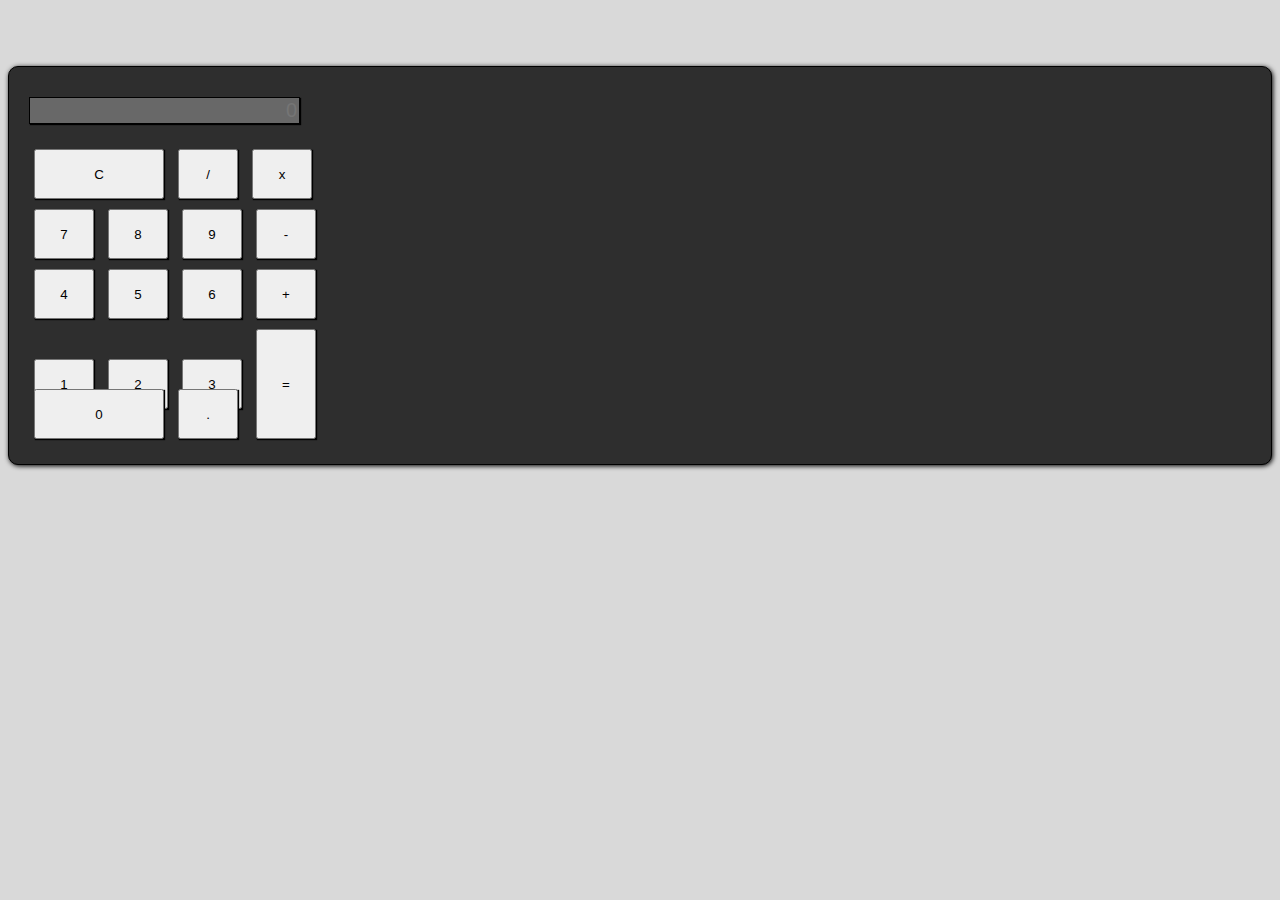
<file: index.html>
<html>
	<head>
		<title>Calculadora</title>

		<!-- Latest compiled and minified CSS -->
		<link rel="stylesheet" href="https://maxcdn.bootstrapcdn.com/bootstrap/4.0.0-beta.2/css/bootstrap.min.css" integrity="sha384-PsH8R72JQ3SOdhVi3uxftmaW6Vc51MKb0q5P2rRUpPvrszuE4W1povHYgTpBfshb" crossorigin="anonymous">

    <style>
      .calculadora {
        margin-top: 40px;
        border: solid 1px #000;
        padding: 20px;
        background-color: #2E2E2E;
        border-radius: 10px;
        box-shadow: 1px 1px 5px #000;
      }

      .btn {
        width: 60px;
        height: 50px;
        margin: 5px;
        box-shadow: 1px 1px 1px #000;
      }

      .clear {
        width: 130px;
      }

      .enter {
        height: 110px;
      }

      .zero {
        width: 130px;
      }

      .resultado {
        text-align: right;
        font-size: 20px;
        margin-top: 10px;
        margin-bottom: 20px;
        border: solid 1px #000;
        box-shadow: 1px 1px 1px #000;
      }

    </style>
	</head>

  <body style="background: #D9D9D9">

    <div class="container">
      <div class="row">
        <div class="col d-flex justify-content-center">
          <br />

          <div class="calculadora">
            <input id="resultado" type="text" class="form-control resultado" placeholder="0" disabled="disabled" />
            
            <div class="row">
              <button onclick="calcular('acao', 'c')" type="button" class="btn btn-dark btn-lg clear font-weight-light">C</button>
              <button onclick="calcular('acao', '/')" type="button" class="btn btn-dark btn-lg font-weight-light">/</button>
              <button onclick="calcular('acao', '*')" type="button" class="btn btn-dark btn-lg font-weight-light">x</button>
            </div>

            <div class="row">
              <button onclick="calcular('valor', 7)" type="button" class="btn btn-dark btn-lg font-weight-light">7</button>
              <button onclick="calcular('valor', 8)" type="button" class="btn btn-dark btn-lg font-weight-light">8</button>
              <button onclick="calcular('valor', 9)" type="button" class="btn btn-dark btn-lg font-weight-light">9</button>
              <button onclick="calcular('acao', '-')" type="button" class="btn btn-dark btn-lg font-weight-light">-</button>
            </div>
            
            <div class="row">
              <button onclick="calcular('valor', 4)" type="button" class="btn btn-dark btn-lg font-weight-light">4</button>
              <button onclick="calcular('valor', 5)" type="button" class="btn btn-dark btn-lg font-weight-light">5</button>
              <button onclick="calcular('valor', 6)" type="button" class="btn btn-dark btn-lg font-weight-light">6</button>
              <button onclick="calcular('acao', '+')" type="button" class="btn btn-dark btn-lg font-weight-light">+</button>
            </div>

            <div class="row">
              <button onclick="calcular('valor', 1)" type="button" class="btn btn-dark btn-lg font-weight-light">1</button>
              <button onclick="calcular('valor', 2)" type="button" class="btn btn-dark btn-lg font-weight-light">2</button>
              <button onclick="calcular('valor', 3)" type="button" class="btn btn-dark btn-lg font-weight-light">3</button>
              <button onclick="calcular('acao', '=')" type="button" class="btn btn-dark btn-lg enter">=</button>
            </div>

            <div class="row" style="margin-top: -60px">
              <button onclick="calcular('valor', 0)" type="button" class="btn btn-dark zero btn-lg font-weight-light">0</button>
              <button onclick="calcular('acao', '.')" type="button" class="btn btn-dark btn-lg font-weight-light">.</button>
            </div>

          </div>
        </div>
      </div>
    </div>

    <script type="text/javascript">
      function calcular(tipo, valor) {

        if (tipo === 'acao') {

          if(valor === 'c'){
            document.getElementById('resultado').value = ''
          }

          if (valor === '+' || valor === '-' || valor === '/' || valor === '*' || valor === '.') {
            document.getElementById('resultado').value += valor
          }

          if (valor === '=') {
            var valor_campo = eval(document.getElementById('resultado').value)

            document.getElementById('resultado').value = valor_campo

          }

        } else if(tipo === 'valor') {

          document.getElementById('resultado').value += valor

        }


      }
    </script>    
  </body>	

</html>
</file>
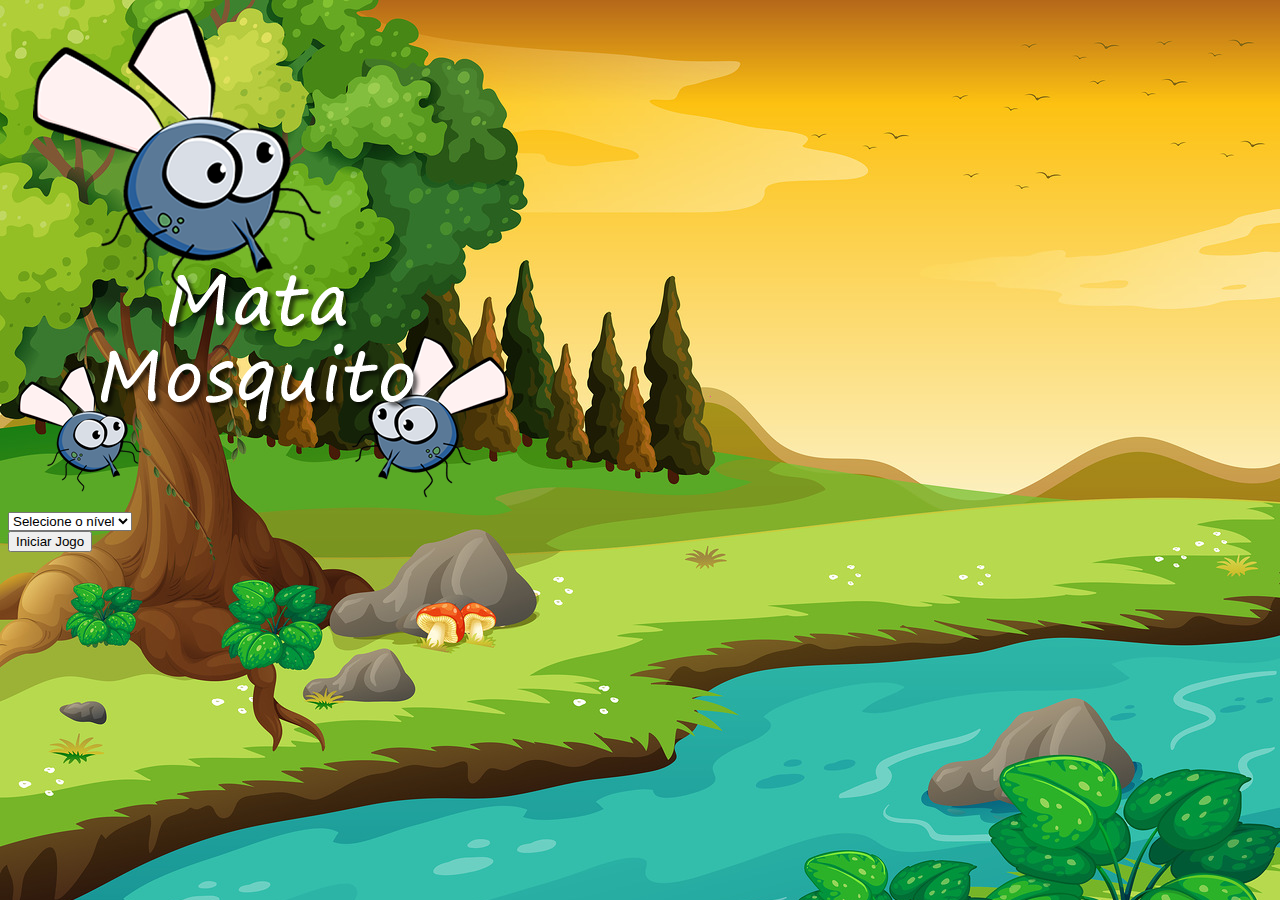
<file: App Game Mata Mosquito/index.html>
<!DOCTYPE html>
<html>
	<head>
		<meta charset="utf-8">
		<meta name="viewport" content="width=device-width, initial-scale=1">
		<title>Mata Mosquitos</title>

		<!-- CSS only -->
        <link href="https://cdn.jsdelivr.net/npm/bootstrap@5.1.3/dist/css/bootstrap.min.css" rel="stylesheet" integrity="sha384-1BmE4kWBq78iYhFldvKuhfTAU6auU8tT94WrHftjDbrCEXSU1oBoqyl2QvZ6jIW3" crossorigin="anonymous">
        <link rel="stylesheet" type="text/css" href="estilo.css">

        <script type="text/javascript">
        	function iniciarJogo() {
        		var nivel = document.getElementById('nivel').value

        		if(nivel === '') {
        			alert('Selecione um nível para iniciar o jogo.')
        			return false
        		} 

        		window.location.href = "app.html?" + nivel
        	}

        </script>
	</head>
	<body>

		<div class="container"><!-- container-->
			<div class="row"><!-- linha-->
				<div class="col"><!--coluna-->

					<div class="d-flex justify-content-center">
						<img src="imagens/imagens/game.png">
					</div>
					
				</div><!--//coluna-->
			</div><!--//linha-->

			<div class="row"><!-- linha-->
				<div class="col"><!--coluna-->

					<div class="d-flex justify-content-center">
						<div class="mb-2">
							<select class="form-control" id="nivel">
								<option value="">Selecione o nível</option>
								<option value="normal">Normal</option>
								<option value="dificil">Difícil</option>
								<option value="muito_dificil">Muito Difícil</option>
							</select>
						</div>
					</div>
					
				</div><!--//coluna-->
			</div><!--//linha-->

			<div class="row"><!-- linha-->
				<div class="col"><!--coluna-->

					<div class="d-flex justify-content-center">
						<button type="button" class="btn btn-danger = btn-lg" onclick="iniciarJogo()" >Iniciar Jogo</button>
					</div>
					
				</div><!--//coluna-->
			</div><!--//linha-->

		</div><!--//container-->

	</body>
</html>
</file>
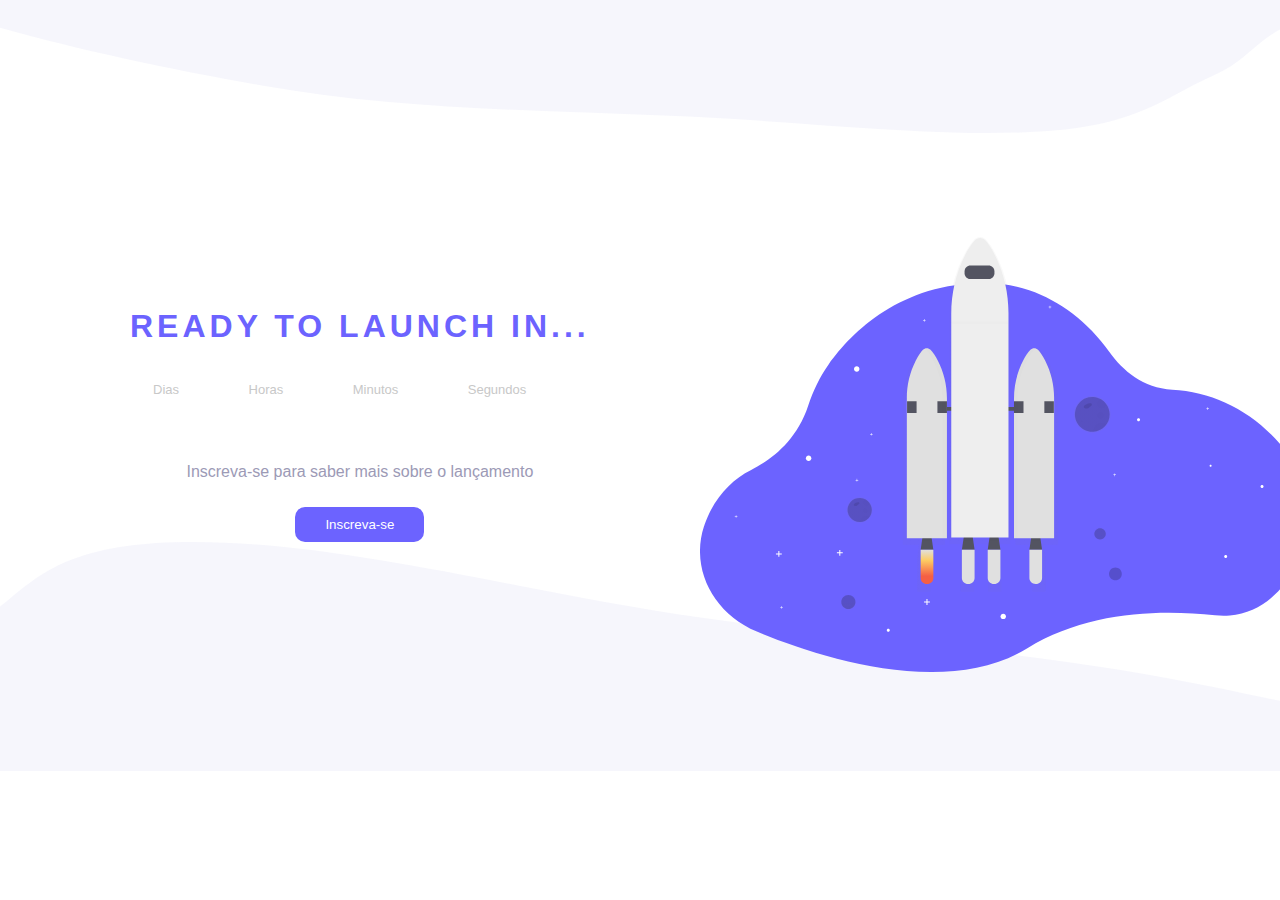
<file: Projeto Countdown/index.html>
<!DOCTYPE html>
<html>
<head>
	<meta charset="utf-8">
	<meta name="viewport" content="width=device-width, initial-scale=1">
	<title>Countdown</title>

	<link rel="stylesheet" type="text/css" href="estilo.css">
	<script src="countdown.js" defer></script>
</head>
<body>

	<div>
		<img src="images/images/top-image.svg">
	</div>

    <div id="conteudo">
    	<h1>Ready to launch in...</h1>

    	<div id="countdown" class="countdown"> <!--Countdown Início-->

    		<div class="time">
	    		<small>Dias</small>
	    		<h2 id="dias"></h2>
	    	</div>

	    	<div class="time">
	    		<small>Horas</small>
	    		<h2 id="horas"></h2>
	    	</div>

	    	<div class="time">
	    		<small>Minutos</small>
	    		<h2 id="minutos"></h2>
	    	</div>

	    	<div class="time">
	    		<small>Segundos</small>
	    		<h2 id="segundos"></h2>
	    	</div>
    		
    	</div> <!--Countdown Fim-->

    	

		<p>Inscreva-se para saber mais sobre o lançamento</p>

		<a href="#">
			<button class="botao">Inscreva-se</button>
		</a>
    </div>

    <div id="foguete">
    	<img src="images/images/rocket.svg">
    </div>

    <div>
		<img src="images/images/bottom-image.svg">
	</div>

</body>
</html>
</file>
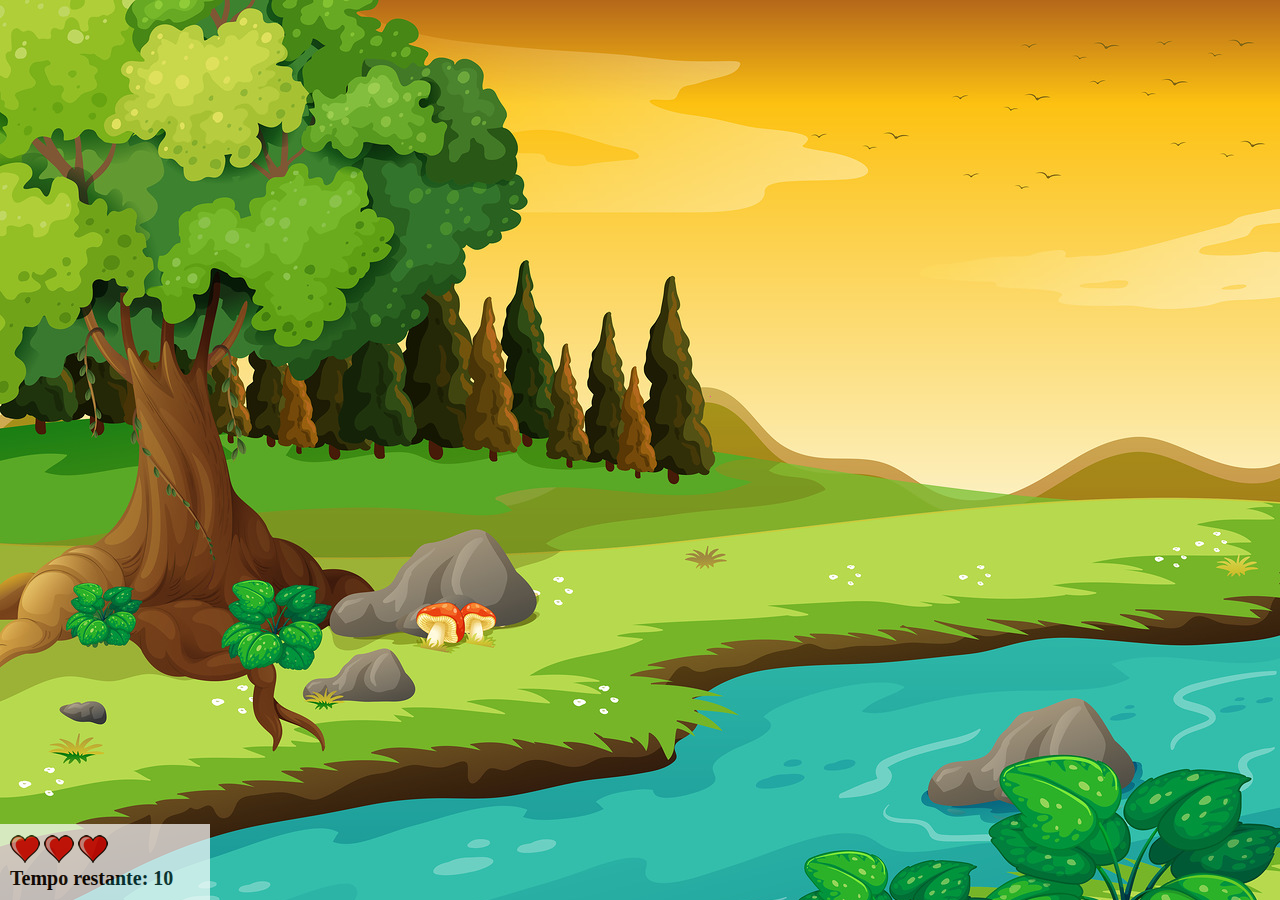
<file: App Game Mata Mosquito/app.html>
<!DOCTYPE html>
<html>
	<head>
		<meta charset="utf-8">
		<meta name="viewport" content="width=device-width, initial-scale=1">
		<title>Mata Mosquitos</title>
		<link rel="stylesheet" type="text/css" href="estilo.css">
		<script src="jogo.js"></script>
	</head>
	<body onresize="ajustaTamanhoPalcoJogo()">

		<div class="painel">
			<div class="vidas">
				<img id="v1" src="imagens/imagens/coracao_cheio.png">
				<img id="v2" src="imagens/imagens/coracao_cheio.png">
				<img id="v3" src="imagens/imagens/coracao_cheio.png">
				
			</div>

			<div class="cronometro">
				Tempo restante: <span id="cronometro"></span>
			</div>
			
		</div>


		<script type="text/javascript">

			document.getElementById('cronometro').innerHTML = tempo


			var criaMosca = setInterval(function () {
				posicaoRandomica()
			}, criaMoscaTempo)
		</script>
	</body>
</html>
</file>
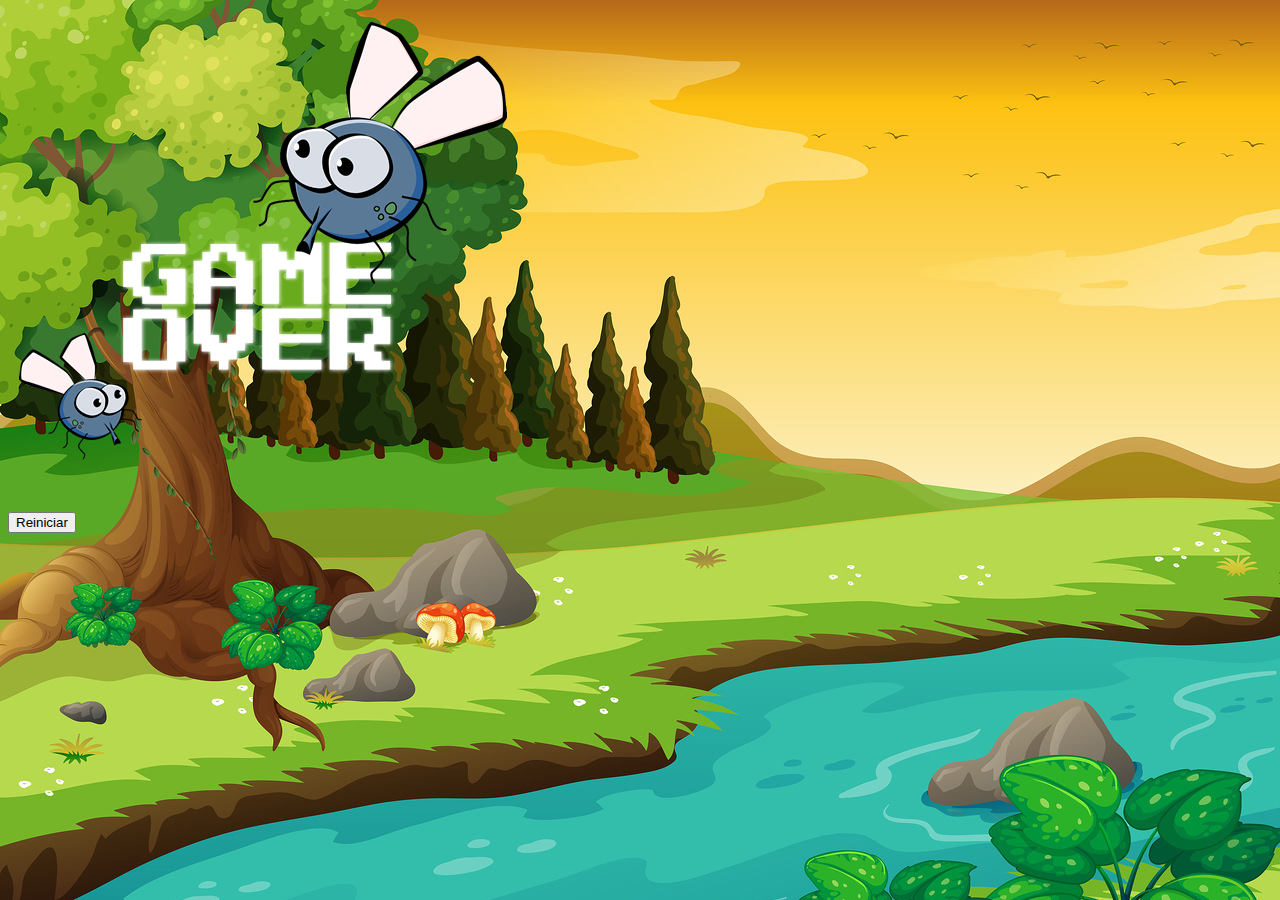
<file: App Game Mata Mosquito/fim_de_jogo.html>
<!DOCTYPE html>
<html>
	<head>
		<meta charset="utf-8">
		<meta name="viewport" content="width=device-width, initial-scale=1">
		<title>Mata Mosquitos</title>

		<!-- CSS only -->
        <link href="https://cdn.jsdelivr.net/npm/bootstrap@5.1.3/dist/css/bootstrap.min.css" rel="stylesheet" integrity="sha384-1BmE4kWBq78iYhFldvKuhfTAU6auU8tT94WrHftjDbrCEXSU1oBoqyl2QvZ6jIW3" crossorigin="anonymous">
        <link rel="stylesheet" type="text/css" href="estilo.css">
	</head>
	<body>

		<div class="container"><!-- container-->
			<div class="row"><!-- linha-->
				<div class="col"><!--coluna-->

					<div class="d-flex justify-content-center">
						<img src="imagens/imagens/game_over.png">
					</div>
					
				</div><!--//coluna-->
			</div><!--//linha-->


			<div class="row"><!-- linha-->
				<div class="col"><!--coluna-->

					<div class="d-flex justify-content-center">
						<button type="button" class="btn btn-dark = btn-lg" onclick="window.location.href = 'index.html' ">Reiniciar</button>
					</div>
					
				</div><!--//coluna-->
			</div><!--//linha-->

		</div><!--//container-->

	</body>
</html>
</file>
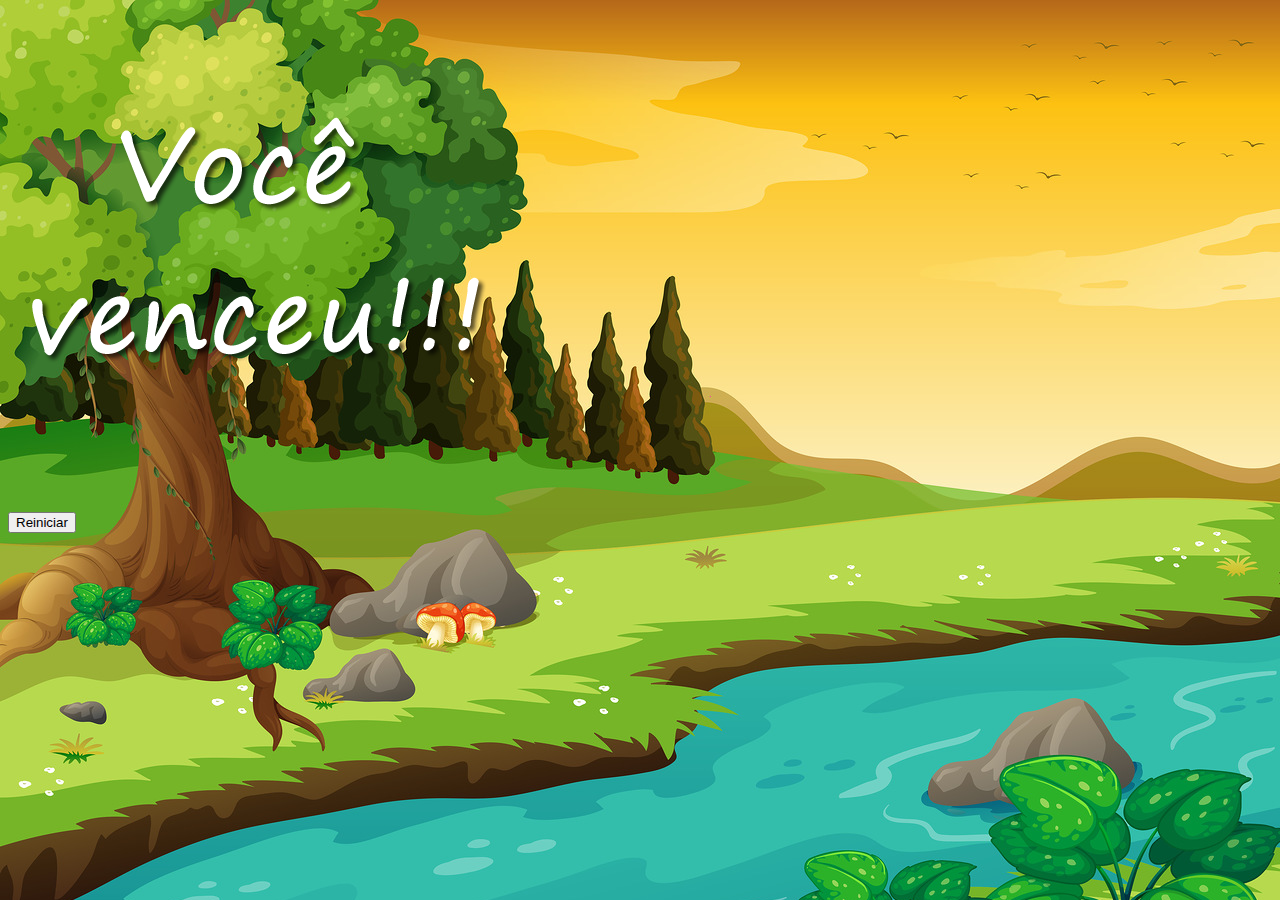
<file: App Game Mata Mosquito/vitoria.html>
<!DOCTYPE html>
<html>
	<head>
		<meta charset="utf-8">
		<meta name="viewport" content="width=device-width, initial-scale=1">
		<title>Mata Mosquitos</title>

		<!-- CSS only -->
        <link href="https://cdn.jsdelivr.net/npm/bootstrap@5.1.3/dist/css/bootstrap.min.css" rel="stylesheet" integrity="sha384-1BmE4kWBq78iYhFldvKuhfTAU6auU8tT94WrHftjDbrCEXSU1oBoqyl2QvZ6jIW3" crossorigin="anonymous">
        <link rel="stylesheet" type="text/css" href="estilo.css">
	</head>
	<body>

		<div class="container"><!-- container-->
			<div class="row"><!-- linha-->
				<div class="col"><!--coluna-->

					<div class="d-flex justify-content-center">
						<img src="imagens/imagens/vitoria.png">
					</div>
					
				</div><!--//coluna-->
			</div><!--//linha-->


			<div class="row"><!-- linha-->
				<div class="col"><!--coluna-->

					<div class="d-flex justify-content-center">
						<button type="button" class="btn btn-dark = btn-lg" onclick="window.location.href = 'index.html' ">Reiniciar</button>
					</div>
					
				</div><!--//coluna-->
			</div><!--//linha-->

		</div><!--//container-->

	</body>
</html>
</file>
<file: App Game Mata Mosquito/estilo.css>
html {
	cursor: url(imagens/imagens/mata_mosca.png) 30 30, auto;
}

body {
	background-image: url(imagens/imagens/bg.jpg);
	background-repeat: no-repeat;
	background-size: 100%;
}

.mosca1 {
	width: 50px;
	height: 50px;
}

.mosca2 {
	width: 70px;
	height: 70px;
}

.mosca3 {
	width: 90px;
	height: 90px;
}

.ladoA {
	transform: scaleX(1.0);
}

.ladoB {
	transform: scaleX(-1.0);
}

.painel {
	position: absolute;
	width: 190px;
	padding: 10px;
	left: 0px;
	bottom: 0px;
	border-top: solid 1px #fff;
	background-color: #fff;
	opacity: 0.7;
}

.vidas {
	float: left;
}

.cronometro {
	float: left;
	font-size: 20px;
	font-weight: bold;
}
</file>
<file: Projeto Countdown/estilo.css>
body {
	font-family: "Poppins", sans-serif;
	font-weight: 300;
	margin: 0 auto;
}

h1 {
	text-transform: uppercase;
	color: #6C63FF;
	letter-spacing: 4px;
}

h2 {
	font-size: 60px;
	color: #4D4C59;
	margin: 15px 0px 20px 0px;
	font-weight: 100;
}

p {
	color: #9C9AB6;
}

small {
	color: #C8C8C8;
	font-size: 13px;
	margin-right: 39.5px;
}

#conteudo {
	margin: 150px 0px 0px 130px;
	float: left;
	text-align: center;
}

#foguete {
	position: absolute;
	left: 700px;
	margin: 100px 70px 0px 0px;
}

.countdown {
	display: flex;
	margin-left: 0.5em;
}

.time {
	display: flex;
	flex-direction: column;
	margin: 15px;
}

.botao {
	color: #fff;
	background: #6C63FF;
	padding: 10px 30px 10px 30px;
	border-radius: 10px;
	border-style: none;
	margin-top: 10px;
}
</file>
